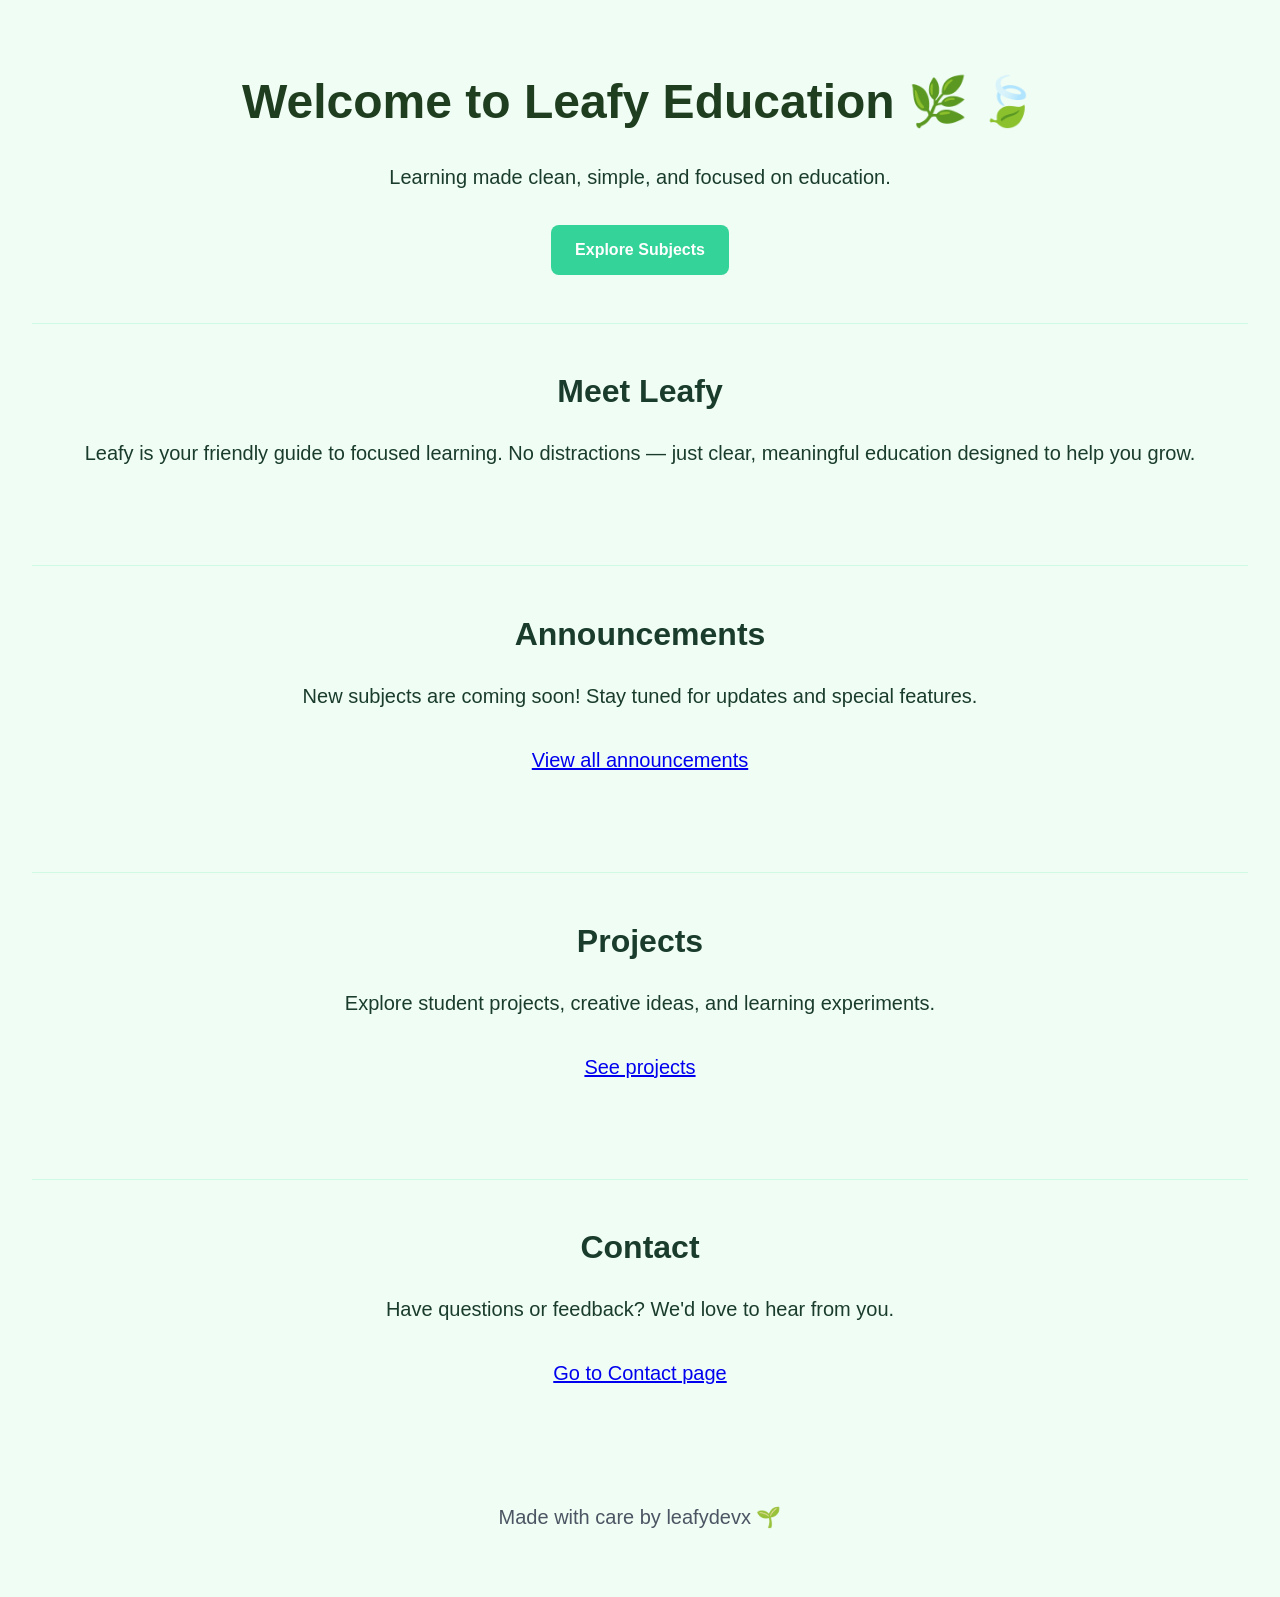
<file: index.html>
<!DOCTYPE html>
<html lang="en">
<head>
  <meta charset="UTF-8" />
  <meta name="viewport" content="width=device-width, initial-scale=1.0" />
  <title>Leafy Education 🌿</title>
  <link rel="stylesheet" href="style.css">
  <style>
    body {
      font-family: 'Segoe UI', sans-serif;
      background-color: #f0fdf4;
      color: #1a3c2c;
      margin: 0;
      padding: 2rem;
      text-align: center;
    }
    h1 {
      font-size: 3rem;
      margin-bottom: 0.5rem;
    }
    p {
      font-size: 1.25rem;
      margin-bottom: 2rem;
    }
    section {
      margin-top: 3rem;
      padding: 1rem 0;
      border-top: 1px solid #d1fae5;
    }
    h2 {
      font-size: 2rem;
      margin-bottom: 1rem;
    }
    a.button {
      display: inline-block;
      padding: 0.75rem 1.5rem;
      background-color: #34d399;
      color: white;
      text-decoration: none;
      border-radius: 8px;
      font-weight: bold;
      transition: background-color 0.3s ease;
    }
    a.button:hover {
      background-color: #059669;
    }
    footer {
      margin-top: 4rem;
      font-size: 0.9rem;
      color: #4b5563;
    }
  </style>
</head>
<body>
  <h1>Welcome to Leafy Education 🌿</h1>
  <p>Learning made clean, simple, and focused on education.</p>
  <a href="subjects.html" class="button">Explore Subjects</a>

  <section>
    <h2>Meet Leafy</h2>
    <p>Leafy is your friendly guide to focused learning. No distractions — just clear, meaningful education designed to help you grow.</p>
  </section>

  <section>
    <h2>Announcements</h2>
    <p>New subjects are coming soon! Stay tuned for updates and special features.</p>
    <p><a href="announcement.html">View all announcements</a></p>
  </section>

  <section>
    <h2>Projects</h2>
    <p>Explore student projects, creative ideas, and learning experiments.</p>
    <p><a href="projects.html">See projects</a></p>
  </section>

  <section>
    <h2>Contact</h2>
    <p>Have questions or feedback? We'd love to hear from you.</p>
    <p><a href="contact.html">Go to Contact page</a></p>
  </section>

  <footer>
    <p>Made with care by leafydevx 🌱</p>
  </footer>
</body>
</html>
</file>
<file: style.css>
/* Background with soft leaf pattern */
body {
  background: linear-gradient(135deg, #f0fdf4, #e6f7ec);
  font-family: 'Segoe UI', sans-serif;
  color: #2f4f4f;
  text-align: center;
  padding: 50px;
  line-height: 1.6;
  background-image: url('https://www.transparenttextures.com/patterns/leaf.png');
  background-repeat: repeat;
  background-size: 200px;
}

/* Container with plant-like border */
.container {
  max-width: 700px;
  margin: auto;
  background: #ffffff;
  padding: 30px;
  border-radius: 12px;
  box-shadow: 0 8px 24px rgba(0,0,0,0.08);
  border: 4px solid #a3d9a5;
  position: relative;
}

/* Decorative vines on container corners */
.container::before,
.container::after {
  content: "🌿";
  position: absolute;
  font-size: 2em;
  color: #4caf50;
}
.container::before {
  top: -20px;
  left: -20px;
}
.container::after {
  bottom: -20px;
  right: -20px;
}

/* Headings with leafy accent */
h1 {
  font-size: 3em;
  margin-bottom: 0.3em;
  color: #1f3d1f;
  position: relative;
}
h1::after {
  content: "🍃";
  margin-left: 10px;
  color: #4caf50;
}

/* Buttons with plant theme */
.btn {
  background-color: #4caf50;
  color: #fff;
  padding: 12px 24px;
  border-radius: 8px;
  text-decoration: none;
  display: inline-block;
  margin: 8px;
  transition: background-color 0.3s ease, transform 0.2s ease;
  box-shadow: 0 4px 12px rgba(0,0,0,0.1);
}
.btn:hover {
  background-color: #45a049;
  transform: translateY(-2px) scale(1.05);
}

/* Responsive tweaks */
@media (max-width: 600px) {
  body {
    padding: 20px;
  }
  h1 {
    font-size: 2.2em;
  }
  p {
    font-size: 1em;
  }
  .btn {
    padding: 10px 18px;
    font-size: 0.9em;
  }
}
</file>
